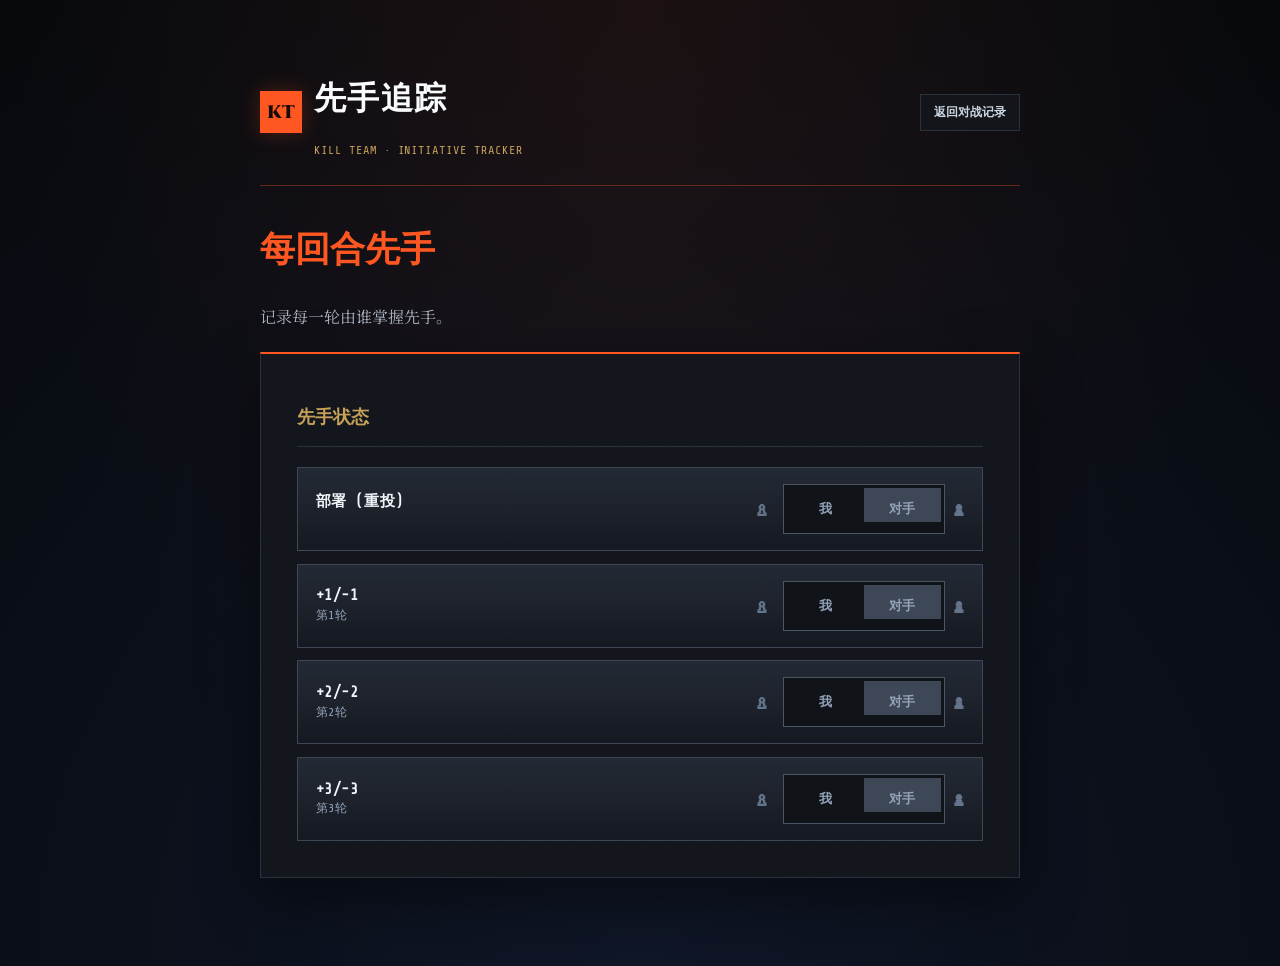
<file: first-turn.html>
<!DOCTYPE html>
<html lang="zh-CN">
<head>
  <meta charset="UTF-8">
  <meta name="viewport" content="width=device-width, initial-scale=1.0">
  <title>先手追踪 · Kill Team Command Deck</title>
  <link rel="preconnect" href="https://fonts.googleapis.com">
  <link rel="preconnect" href="https://fonts.gstatic.com" crossorigin>
  <link href="https://fonts.googleapis.com/css2?family=Cinzel:wght@600;800;900&family=Noto+Serif+SC:wght@400;600;700;900&family=Share+Tech+Mono&display=swap" rel="stylesheet">
  <link rel="stylesheet" href="assets/css/site.css?v=0.1.5">
  <link rel="stylesheet" href="assets/css/tracker.css?v=0.1.5">
  <link rel="stylesheet" href="assets/css/first-turn.css?v=0.1.5">
  <script src="assets/js/preload.js?v=0.1.5"></script>
</head>
<body class="min-h-screen">
  <main class="first-turn-shell">
    <header class="tracker-header">
      <div class="tracker-brand">
        <div class="tracker-mark" aria-hidden="true">KT</div>
        <div>
          <h1 class="tracker-title">先手追踪</h1>
          <p class="tracker-kicker">KILL TEAM · INITIATIVE TRACKER</p>
        </div>
      </div>
      <a class="tracker-home" href="tracker.html">返回对战记录</a>
    </header>

    <section class="tracker-intro">
      <h2>每回合先手</h2>
      <p>记录每一轮由谁掌握先手。</p>
    </section>

    <section class="first-turn-panel" aria-labelledby="first-turn-title">
      <div class="first-turn-panel-content">
        <h2 id="first-turn-title" class="first-turn-heading">先手状态</h2>
        <div class="first-turn-list" data-first-turn-list></div>
      </div>
    </section>
  </main>
  <script src="assets/js/first-turn.js?v=0.1.5"></script>
  <script>
    if (window.setupPagePreload) {
      window.setupPagePreload({
        pageUrl: 'tracker.html',
        selector: 'a[href="tracker.html"]',
        resources: [
          ['tracker.html', 'document'],
          ['assets/css/tracker.css?v=0.1.5', 'style'],
          ['assets/js/tracker.js?v=0.1.5', 'script']
        ]
      });
    }
  </script>
</body>
</html>
</file>
<file: assets/css/site.css>
:root {
      --kt-dark: #0b0d10;
      --kt-panel: #14171d;
      --kt-card-bg: #101318;
      --kt-orange: #ff5722;
      --kt-gold: #c5a059;
      --kt-red: #d32f2f;
      --kt-green: #2e7d32;
      --kt-blue: #1976d2;
      --kt-purple: #7b1fa2;
      --kt-border: #2c323d;
    }
    body {
      min-height: 100vh;
      background-color: var(--kt-dark);
      color: #e2e8f0;
      font-family: 'Noto Serif SC', serif;
      background-image: 
        radial-gradient(ellipse at top, rgba(255, 87, 34, 0.08), transparent 70%),
        radial-gradient(circle at bottom, rgba(15, 23, 42, 0.85), #07090c);
    }
    .font-warhammer {
      font-family: 'Cinzel', serif;
      letter-spacing: 0.06em;
    }
    .font-mono-kt {
      font-family: 'Share Tech Mono', monospace;
    }

    .card-scene {
      perspective: 1200px;
      -webkit-perspective: 1200px;
    }
    .card-body-wrapper {
      position: relative;
      width: 336px;
      height: 504px;
      transition: transform 0.6s cubic-bezier(0.4, 0.2, 0.2, 1);
      transform-style: preserve-3d;
      -webkit-transform-style: preserve-3d;
    }
    .card-body-wrapper.is-flipped {
      transform: rotateY(180deg);
      -webkit-transform: rotateY(180deg);
    }

    .card-face {
      position: absolute;
      top: 0;
      left: 0;
      width: 100%;
      height: 100%;
      border-radius: 12px;
      -webkit-backface-visibility: hidden !important;
      backface-visibility: hidden !important;
      background-color: #10141b !important;
      box-shadow: 0 16px 36px rgba(0,0,0,0.75), 0 8px 14px rgba(0,0,0,0.5);
      border: 2px solid #3c4452;
    }

    .card-face-front {
      transform: rotateY(0deg);
      -webkit-transform: rotateY(0deg);
      z-index: 2;
      visibility: visible;
      transition: visibility 0s linear 0.3s;
    }
    .card-body-wrapper.is-flipped .card-face-front {
      visibility: hidden;
      pointer-events: none;
      z-index: 1;
    }

    .card-face-back {
      transform: rotateY(180deg);
      -webkit-transform: rotateY(180deg);
      z-index: 1;
      visibility: hidden;
      transition: visibility 0s linear 0.3s;
      background: radial-gradient(circle at center, #171c24 0%, #0c0f14 100%) !important;
    }
    .card-body-wrapper.is-flipped .card-face-back {
      visibility: visible;
      pointer-events: auto;
      z-index: 2;
    }

    .kt-inner-border {
      position: absolute;
      inset: 5px;
      border: 1px solid rgba(197, 160, 89, 0.45);
      border-radius: 8px;
      pointer-events: none;
      z-index: 15;
    }

    .card-corner-decor {
      position: absolute;
      width: 12px;
      height: 12px;
      z-index: 20;
      pointer-events: none;
    }
    .card-tl { top: 8px; left: 8px; border-top: 2px solid; border-left: 2px solid; }
    .card-tr { top: 8px; right: 8px; border-top: 2px solid; border-right: 2px solid; }
    .card-bl { bottom: 8px; left: 8px; border-bottom: 2px solid; border-left: 2px solid; }
    .card-br { bottom: 8px; right: 8px; border-bottom: 2px solid; border-right: 2px solid; }

    .grimdark-grid {
      background-size: 24px 24px;
      background-image: 
        linear-gradient(to right, rgba(255, 255, 255, 0.02) 1px, transparent 1px),
        linear-gradient(to bottom, rgba(255, 255, 255, 0.02) 1px, transparent 1px);
    }

    .card-watermark {
      position: absolute;
      inset: 0;
      pointer-events: none;
      z-index: 3;
      display: flex;
      align-items: center;
      justify-content: center;
      overflow: hidden;
      opacity: 0.09;
      transition: opacity 0.35s cubic-bezier(0.4, 0, 0.2, 1), transform 0.35s ease;
      transform: scale(0.98);
    }
    .card-body-wrapper:hover .card-watermark {
      opacity: 0.16;
      transform: scale(1.02);
    }
    .watermark-svg {
      width: 88%;
      height: 88%;
      filter: drop-shadow(0 0 16px rgba(0, 0, 0, 0.8));
    }

    /* Fix Tailwind preflight SVG/IMG baseline displacement in html2canvas */
    img, svg {
      display: inline-block !important;
      vertical-align: middle;
    }

    .dl-btn {
      background: linear-gradient(180deg, #242a35 0%, #151921 100%);
      border: 1px solid #3e4756;
      transition: all 0.2s ease;
    }
    .dl-btn:hover {
      background: linear-gradient(180deg, #ff5722 0%, #d84315 100%);
      border-color: #ff8a65;
      color: #fff;
      box-shadow: 0 0 12px rgba(255, 87, 34, 0.45);
    }

    ::-webkit-scrollbar { width: 8px; height: 8px; }
    ::-webkit-scrollbar-track { background: #0b0d10; }
    ::-webkit-scrollbar-thumb { background: #252b36; border-radius: 4px; }
    ::-webkit-scrollbar-thumb:hover { background: #ff5722; }
</file>
<file: assets/css/tracker.css>
.tracker-shell {
  width: min(1160px, calc(100% - 2rem));
  margin: 0 auto;
  padding: 2rem 0 5rem;
}
.tracker-header {
  display: flex;
  align-items: center;
  justify-content: space-between;
  gap: 1rem;
  flex-wrap: wrap;
  padding: 1rem 0;
  border-bottom: 1px solid rgba(255, 87, 34, 0.35);
}
.tracker-brand {
  display: flex;
  align-items: center;
  gap: 0.75rem;
}
.tracker-mark {
  display: grid;
  place-items: center;
  width: 42px;
  height: 42px;
  color: #160a04;
  background: var(--kt-orange);
  font: 900 18px 'Cinzel', serif;
  box-shadow: 0 0 20px rgba(255, 87, 34, 0.25);
}
.tracker-title {
  color: #f8fafc;
  font: 800 clamp(1.25rem, 4vw, 2rem) 'Cinzel', serif;
  letter-spacing: 0.04em;
}
.tracker-kicker {
  margin-top: 0.2rem;
  color: var(--kt-gold);
  font: 12px 'Share Tech Mono', monospace;
  letter-spacing: 0.08em;
}
.tracker-home {
  color: #cbd5e1;
  text-decoration: none;
  border: 1px solid var(--kt-border);
  background: rgba(20, 23, 29, 0.8);
  padding: 0.55rem 0.8rem;
  font: 700 12px 'Share Tech Mono', monospace;
  transition: color 0.2s ease, border-color 0.2s ease;
}
.tracker-home:hover { color: #ffab91; border-color: var(--kt-orange); }
.tracker-intro {
  margin: 2.5rem 0 1.25rem;
}
.tracker-intro h2 {
  color: var(--kt-orange);
  font: 800 clamp(1.4rem, 4vw, 2.2rem) 'Cinzel', serif;
}
.tracker-intro p {
  max-width: 660px;
  margin-top: 0.7rem;
  color: #aeb7c4;
  line-height: 1.8;
}
.tracker-panel {
  position: relative;
  overflow: hidden;
  border: 1px solid var(--kt-border);
  border-top: 2px solid var(--kt-orange);
  background: rgba(20, 23, 29, 0.94);
  box-shadow: 0 22px 55px rgba(0, 0, 0, 0.45);
  padding: clamp(1.25rem, 4vw, 2.25rem);
}
.tracker-panel::before {
  content: '';
  position: absolute;
  inset: 0;
  pointer-events: none;
  opacity: 0.35;
  background-image: linear-gradient(to right, rgba(255,255,255,.025) 1px, transparent 1px), linear-gradient(to bottom, rgba(255,255,255,.025) 1px, transparent 1px);
  background-size: 24px 24px;
}
.tracker-panel-content { position: relative; }
.tracker-status {
  display: flex;
  justify-content: space-between;
  gap: 1rem;
  align-items: center;
  flex-wrap: wrap;
  padding-bottom: 1rem;
  border-bottom: 1px solid var(--kt-border);
}
.tracker-status-label { color: #94a3b8; font: 12px 'Share Tech Mono', monospace; }
.tracker-status-value { color: #fbbf24; font: 700 14px 'Share Tech Mono', monospace; }
.tracker-clear-action {
  grid-column: 1 / -1;
  color: #fca5a5;
  border: 1px solid rgba(185, 28, 28, 0.65);
  background: linear-gradient(180deg, rgba(127, 29, 29, 0.62), rgba(69, 10, 10, 0.8));
}
.tracker-clear-action:hover, .tracker-clear-action:focus-visible { color: #fecaca; border-color: #ef4444; background: linear-gradient(180deg, rgba(185, 28, 28, 0.75), rgba(127, 29, 29, 0.85)); }
.tracker-actions {
  display: grid;
  grid-template-columns: repeat(3, 1fr);
  gap: 0.8rem;
  margin-top: 1.5rem;
}
.tracker-action {
  min-height: 76px;
  padding: 0.9rem;
  color: #e2e8f0;
  border: 1px solid #3e4756;
  background: linear-gradient(180deg, #242a35 0%, #151921 100%);
  cursor: pointer;
  font: 700 14px 'Share Tech Mono', monospace;
  transition: border-color 0.2s ease, color 0.2s ease, transform 0.2s ease, box-shadow 0.2s ease;
}
.tracker-action:hover, .tracker-action:focus-visible {
  color: #fff;
  border-color: #ff8a65;
  box-shadow: 0 0 16px rgba(255, 87, 34, 0.2);
  transform: translateY(-2px);
}
.tracker-action.is-selected::before {
  content: '✓';
  display: inline-block;
  margin-right: 0.45rem;
  color: #fbbf24;
  font-weight: 900;
}
.tracker-link-action {
  display: flex;
  align-items: center;
  justify-content: center;
  text-decoration: none;
}
.tracker-action.primary { border-color: rgba(255, 87, 34, 0.7); background: linear-gradient(180deg, rgba(255, 87, 34, 0.3), rgba(70, 22, 10, 0.8)); }
.tracker-action.confirm { border-color: rgba(46, 125, 50, 0.7); }
.tracker-action.confirm.primary { border-color: rgba(255, 87, 34, 0.7); background: linear-gradient(180deg, rgba(255, 87, 34, 0.3), rgba(70, 22, 10, 0.8)); }
.tracker-action:disabled,
.tracker-action:disabled:hover,
.tracker-action:disabled:focus-visible {
  color: #64748b;
  border-color: #374151;
  background: linear-gradient(180deg, #1b2028 0%, #11151b 100%);
  cursor: not-allowed;
  opacity: 0.7;
  transform: none;
  box-shadow: none;
}
.tracker-action.reveal-action { border-color: rgba(197, 160, 89, 0.65); }
.tracker-action.reveal-action.primary { border-color: rgba(255, 87, 34, 0.7); background: linear-gradient(180deg, rgba(255, 87, 34, 0.3), rgba(70, 22, 10, 0.8)); }
.back-to-top {
  position: fixed;
  right: 1.25rem;
  bottom: 1.25rem;
  z-index: 20;
  display: grid;
  place-items: center;
  width: 42px;
  height: 42px;
  color: #fbbf24;
  border: 1px solid rgba(251, 191, 36, 0.55);
  border-radius: 50%;
  background: rgba(15, 18, 23, 0.35);
  cursor: pointer;
  transition: color 0.2s ease, border-color 0.2s ease, background 0.2s ease, transform 0.2s ease;
}
.back-to-top::before {
  content: '';
  width: 0;
  height: 0;
  border-right: 7px solid transparent;
  border-bottom: 10px solid currentColor;
  border-left: 7px solid transparent;
}
.back-to-top:hover, .back-to-top:focus-visible {
  color: #fff;
  border-color: #fbbf24;
  background: rgba(15, 18, 23, 0.7);
  transform: translateY(-2px);
}
.tracker-log {
  min-height: 1.5rem;
  margin-top: 1.5rem;
  color: #94a3b8;
  font-size: 13px;
  line-height: 1.7;
}
.tracker-log strong { color: #fb923c; }
.tactical-reveal[hidden] { display: none; }
.tactical-reveal { margin-top: 1.5rem; padding-top: 1.5rem; border-top: 1px solid var(--kt-border); }
.tactical-reveal h3 { color: #fbbf24; font: 800 18px 'Cinzel', serif; }
.critical-reveal[hidden] { display: none; }
.critical-reveal { margin-top: 1.5rem; padding-top: 1.5rem; border-top: 1px solid var(--kt-border); }
.critical-reveal h3 { color: #fbbf24; font: 800 18px 'Cinzel', serif; }
.critical-reveal-card { max-width: 340px; margin: 1rem auto 0; }
.critical-reveal-card .card-item, .critical-reveal-card .card-scene { width: 100%; }
.critical-reveal-card .card-body-wrapper { width: 100%; height: 560px; aspect-ratio: auto; pointer-events: none; }
.critical-reveal-card .card-face { font-size: 0.82em; }
.critical-reveal-card .card-face-back, .critical-reveal-card > .card-item > .w-full { display: none; }
.tactical-reveal-card { max-width: 340px; margin: 1rem auto 0; }
.tactical-reveal-card .card-item, .tactical-reveal-card .card-scene { width: 100%; }
.tactical-reveal-card .card-body-wrapper { width: 100%; height: 560px; aspect-ratio: auto; pointer-events: none; }
.tactical-reveal-card .card-face { font-size: 0.82em; }
.tactical-reveal-card .card-face-back, .tactical-reveal-card > .card-item > .w-full { display: none; }
.task-picker[hidden] { display: none; }
.task-picker {
  margin-top: 1.5rem;
  padding-top: 1.5rem;
  border-top: 1px solid var(--kt-border);
}
.task-picker h3 {
  color: #f1f5f9;
  font: 700 16px 'Cinzel', serif;
}
.task-picker p { margin-top: 0.45rem; color: #94a3b8; font-size: 13px; }
.task-options {
  display: grid;
  grid-template-columns: repeat(3, 1fr);
  gap: 0.75rem;
  margin-top: 1rem;
}
.task-option {
  padding: 0.85rem;
  color: #cbd5e1;
  border: 1px solid var(--kt-border);
  background: #101318;
  cursor: pointer;
  font: 700 13px 'Share Tech Mono', monospace;
}
.task-option:hover, .task-option:focus-visible { color: #fff; border-color: var(--kt-orange); }
.primary-picker[hidden] { display: none; }
.primary-picker { margin-top: 1.5rem; padding-top: 1.5rem; border-top: 1px solid var(--kt-border); }
.primary-picker h3 { color: #ff8a80; font: 800 18px 'Cinzel', serif; }
.primary-card-grid { display: grid; grid-template-columns: repeat(3, minmax(0, 1fr)); gap: 1rem; margin-top: 1rem; }
.critical-picker[hidden] { display: none; }
.critical-picker { margin-top: 1.5rem; padding-top: 1.5rem; border-top: 1px solid var(--kt-border); }
.critical-picker h3 { color: #fbbf24; font: 800 18px 'Cinzel', serif; }
.critical-card-grid { display: grid; grid-template-columns: repeat(3, minmax(0, 1fr)); gap: 1rem; margin-top: 1rem; }
.critical-card-choice { min-width: 0; cursor: pointer; transition: transform 0.2s ease, filter 0.2s ease; }
.critical-card-choice:hover { transform: translateY(-5px); filter: brightness(1.12); }
.critical-card-choice .card-item, .critical-card-choice .card-scene { width: 100%; }
.critical-card-choice .card-body-wrapper { width: 100%; height: 560px; aspect-ratio: auto; pointer-events: none; }
.critical-card-choice .card-face { font-size: 0.82em; }
.critical-card-choice .card-face-front { overflow: hidden; }
.critical-card-choice .card-face-back, .critical-card-choice > .card-item > .w-full { display: none; }
.critical-card-choice::after { content: 'SELECT'; display: block; margin-top: 0.6rem; color: #ffab91; text-align: center; font: 700 12px 'Share Tech Mono', monospace; letter-spacing: 0.08em; }
.primary-card-choice { min-width: 0; cursor: pointer; transition: transform 0.2s ease, filter 0.2s ease; }
.primary-card-choice:hover { transform: translateY(-5px); filter: brightness(1.12); }
.primary-card-choice .card-item { width: 100%; }
.primary-card-choice .card-scene { width: 100%; }
.primary-card-choice .card-body-wrapper { width: 100%; height: 560px; aspect-ratio: auto; }
.primary-card-choice .card-face { font-size: 0.82em; }
.primary-card-choice .card-face-front,
.tactical-card-choice .card-face-front,
.tactical-reveal-card .card-face-front {
  overflow: hidden;
}
.primary-card-choice .card-face-back, .primary-card-choice > .card-item > .w-full { display: none; }
.primary-card-choice .card-body-wrapper { pointer-events: none; }
.primary-card-choice::after { content: 'SELECT'; display: block; margin-top: 0.6rem; color: #ffab91; text-align: center; font: 700 12px 'Share Tech Mono', monospace; letter-spacing: 0.08em; }
.tactical-picker[hidden], .tactical-card-picker[hidden] { display: none; }
.tactical-picker { margin-top: 1.5rem; padding-top: 1.5rem; border-top: 1px solid var(--kt-border); }
.tactical-picker h3, .tactical-card-picker h3 { color: #fbbf24; font: 800 18px 'Cinzel', serif; }
.tactical-picker p { margin-top: 0.45rem; color: #94a3b8; font-size: 13px; }
.tactical-category-grid { display: grid; grid-template-columns: repeat(2, minmax(0, 1fr)); gap: 0.75rem; margin-top: 1rem; }
.tactical-category { min-height: 64px; padding: 0.8rem; color: #cbd5e1; border: 1px solid var(--kt-border); background: #101318; cursor: pointer; font: 700 14px 'Share Tech Mono', monospace; transition: border-color 0.2s ease, color 0.2s ease, transform 0.2s ease; }
.tactical-category:hover, .tactical-category:focus-visible { color: #fff; border-color: var(--kt-orange); transform: translateY(-2px); }
.tactical-card-picker { margin-top: 1.5rem; padding-top: 1.5rem; border-top: 1px solid var(--kt-border); }
.tactical-card-grid { display: grid; grid-template-columns: repeat(3, minmax(0, 1fr)); gap: 1rem; margin-top: 1rem; }
.tactical-card-choice { min-width: 0; cursor: pointer; transition: transform 0.2s ease, filter 0.2s ease; }
.tactical-card-choice:hover { transform: translateY(-5px); filter: brightness(1.12); }
.tactical-card-choice .card-item, .tactical-card-choice .card-scene { width: 100%; }
.tactical-card-choice .card-body-wrapper { width: 100%; height: 560px; aspect-ratio: auto; pointer-events: none; }
.tactical-card-choice .card-face { font-size: 0.82em; }
.tactical-card-choice .card-face-back, .tactical-card-choice > .card-item > .w-full { display: none; }
.tactical-card-choice::after { content: 'SELECT'; display: block; margin-top: 0.6rem; color: #ffab91; text-align: center; font: 700 12px 'Share Tech Mono', monospace; letter-spacing: 0.08em; }
@media (max-width: 1199px) {
  .tracker-actions, .task-options, .critical-card-grid, .primary-card-grid, .tactical-category-grid, .tactical-card-grid { grid-template-columns: 1fr; }
  .tracker-action { min-height: 54px; }
}

.critical-card-grid, .primary-card-grid, .tactical-card-grid {
  grid-template-columns: repeat(auto-fit, minmax(0, 340px));
  justify-content: center;
}
.critical-card-choice, .primary-card-choice, .tactical-card-choice {
  width: 340px;
  max-width: 100%;
}
@media (max-width: 1199px) {
  .critical-card-grid, .primary-card-grid, .tactical-card-grid {
    grid-template-columns: minmax(0, 340px);
    justify-content: center;
  }
}
@media (max-width: 680px) {
  .back-to-top { right: 0.75rem; bottom: 0.75rem; }
}
</file>
<file: assets/css/first-turn.css>
.first-turn-shell {
  width: min(760px, calc(100% - 2rem));
  margin: 0 auto;
  padding: 2rem 0 5rem;
}
.first-turn-panel {
  position: relative;
  overflow: hidden;
  border: 1px solid var(--kt-border);
  border-top: 2px solid var(--kt-orange);
  background: rgba(20, 23, 29, 0.94);
  box-shadow: 0 22px 55px rgba(0, 0, 0, 0.45);
  padding: clamp(1.25rem, 4vw, 2.25rem);
}
.first-turn-panel::before {
  content: '';
  position: absolute;
  inset: 0;
  pointer-events: none;
  opacity: 0.35;
  background-image: linear-gradient(to right, rgba(255,255,255,.025) 1px, transparent 1px), linear-gradient(to bottom, rgba(255,255,255,.025) 1px, transparent 1px);
  background-size: 24px 24px;
}
.first-turn-panel-content { position: relative; }
.first-turn-heading {
  color: var(--kt-gold);
  font: 800 18px 'Cinzel', serif;
  padding-bottom: 1rem;
  border-bottom: 1px solid var(--kt-border);
}
.first-turn-list {
  display: grid;
  gap: 0.8rem;
  margin-top: 1.25rem;
}
.first-turn-toggle {
  display: flex;
  align-items: center;
  justify-content: space-between;
  gap: 1rem;
  width: 100%;
  min-height: 68px;
  padding: 1rem 1.1rem;
  color: #e2e8f0;
  border: 1px solid #3e4756;
  background: linear-gradient(180deg, #242a35 0%, #151921 100%);
  cursor: pointer;
  font: 700 15px 'Share Tech Mono', monospace;
  text-align: left;
  transition: border-color 0.2s ease, color 0.2s ease, background 0.2s ease, transform 0.2s ease;
}
.first-turn-toggle:hover, .first-turn-toggle:focus-visible {
  color: #fff;
  border-color: #ff8a65;
  transform: translateY(-2px);
}
.first-turn-toggle.is-me {
  color: #fff;
  border-color: rgba(255, 87, 34, 0.7);
  background: linear-gradient(180deg, rgba(255, 87, 34, 0.3), rgba(70, 22, 10, 0.8));
}
.first-turn-round {
  display: grid;
  gap: 0.15rem;
  min-width: 6rem;
  letter-spacing: 0.04em;
}
.first-turn-round strong { color: #f1f5f9; }
.first-turn-round small { color: #94a3b8; font-size: 12px; font-weight: 400; min-height: 1em; }
.first-turn-side-icon {
  color: #64748b;
  font-size: 22px;
  line-height: 1;
  transition: color 0.2s ease, transform 0.2s ease;
}
.first-turn-me-icon { margin-left: auto; }
.first-turn-opponent-icon { margin-left: -0.45rem; }
.first-turn-toggle.is-set.is-me .first-turn-me-icon,
.first-turn-toggle.is-set:not(.is-me) .first-turn-opponent-icon {
  color: var(--kt-orange);
  transform: scale(1.12);
}
.first-turn-switch {
  position: relative;
  display: grid;
  grid-template-columns: 1fr 1fr;
  align-items: center;
  width: 154px;
  height: 42px;
  padding: 3px;
  color: #94a3b8;
  border: 1px solid #4b5563;
  background: #101318;
  font-size: 13px;
  text-align: center;
}
.first-turn-option {
  position: relative;
  z-index: 1;
  transition: color 0.2s ease;
}
.first-turn-thumb {
  position: absolute;
  top: 3px;
  left: 3px;
  width: calc(50% - 3px);
  height: 34px;
  background: #3e4756;
  transition: transform 0.2s ease, background 0.2s ease;
}
.first-turn-toggle.is-me .first-turn-thumb {
  background: var(--kt-orange);
}
.first-turn-toggle.is-me .first-turn-thumb,
.first-turn-toggle.is-me .first-turn-option:first-child {
  color: #fff;
}
.first-turn-toggle:not(.is-me) .first-turn-option:last-of-type {
  color: #fff;
}
.first-turn-toggle:not(.is-me) .first-turn-thumb {
  transform: translateX(100%);
}
@media (max-width: 680px) {
  .first-turn-toggle {
    gap: 0.4rem;
    padding: 0.75rem 0.65rem;
  }
  .first-turn-round {
    flex: 1 1 auto;
    min-width: 0;
  }
  .first-turn-round strong {
    font-size: 13px;
    white-space: nowrap;
  }
  .first-turn-side-icon {
    flex: 0 0 18px;
    font-size: 19px;
    text-align: center;
  }
  .first-turn-me-icon { margin-left: 0; }
  .first-turn-opponent-icon { margin-left: -0.25rem; }
  .first-turn-switch {
    flex: 0 1 38vw;
    width: 128px;
    min-width: 112px;
  }
}
</file>
